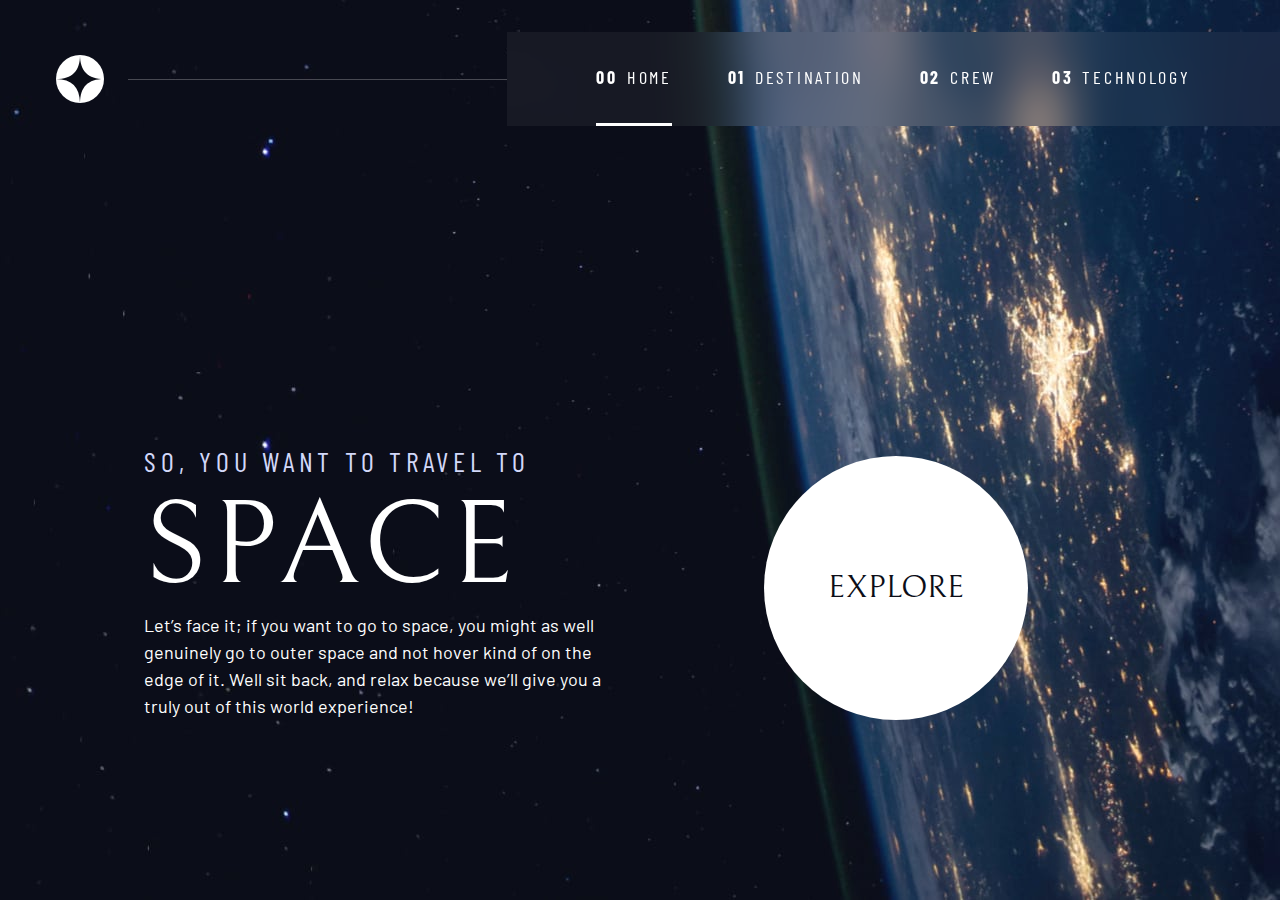
<file: index.html>
<!DOCTYPE html>
<html lang="en">
<head>
  <meta charset="UTF-8">
  <meta name="viewport" content="width=device-width, initial-scale=1.0">

  <link rel="icon" type="image/svg" href="space-rocket.svg">
  <!-- Google fonts -->
  <link rel="preconnect" href="https://fonts.googleapis.com">
  <link rel="preconnect" href="https://fonts.gstatic.com" crossorigin>
  <link href="https://fonts.googleapis.com/css2?family=Barlow+Condensed:wght@400;700&family=Bellefair&family=Barlow:wght@400;700&display=swap"
      rel="stylesheet">
      
  <!-- Our custom CSS -->
  <link rel="stylesheet" href="index.css">
  <title>Spacey</title>
  <script src="main.js" defer></script>
</head>
<body class="home">
  <a class="skip-to-content" href="#main">Skip to content</a>
  <header class="primary-header flex">
    <div>
      <img src="./assets/shared/logo.svg" alt="space tourism logo" class="logo">
    </div>
    <button class="mobile-nav-toggle" aria-controls="primary-navigation"><span class="sr-only" aria-expanded="false">Menu</span></button>
    <nav>
        <ul id="primary-navigation" data-visible="false" class="primary-navigation underline-indicators flex">
            <li class="active"><a class="ff-sans-cond uppercase text-white letter-spacing-2" href="index.html"><span aria-hidden="true">00</span>Home</a>
            <li><a class="ff-sans-cond uppercase text-white letter-spacing-2" href="destination.html"><span aria-hidden="true">01</span>Destination</a>
            <li><a class="ff-sans-cond uppercase text-white letter-spacing-2" href="crew.html"><span aria-hidden="true">02</span>Crew</a>
            <li><a class="ff-sans-cond uppercase text-white letter-spacing-2" href="technology.html"><span aria-hidden="true">03</span>Technology</a>
        </ul>
    </nav>
  </header>
  
  <main id="main" class="grid-container grid-container--home">
    <div>
      <h1 class="text-accent fs-500 ff-sans-cond uppercase letter-spacing-1">So, you want to travel to
      <span class="d-block fs-900 ff-serif text-white">Space</span></h1>
      
      <p>Let’s face it; if you want to go to space, you might as well genuinely go to 
      outer space and not hover kind of on the edge of it. Well sit back, and relax 
      because we’ll give you a truly out of this world experience! </p>
    </div>
    <div>
      <a href="destination.html" class="large-button uppercase ff-serif text-dark bg-white">Explore</a>
    </div>
  </main>


</body>
</html>
</file>
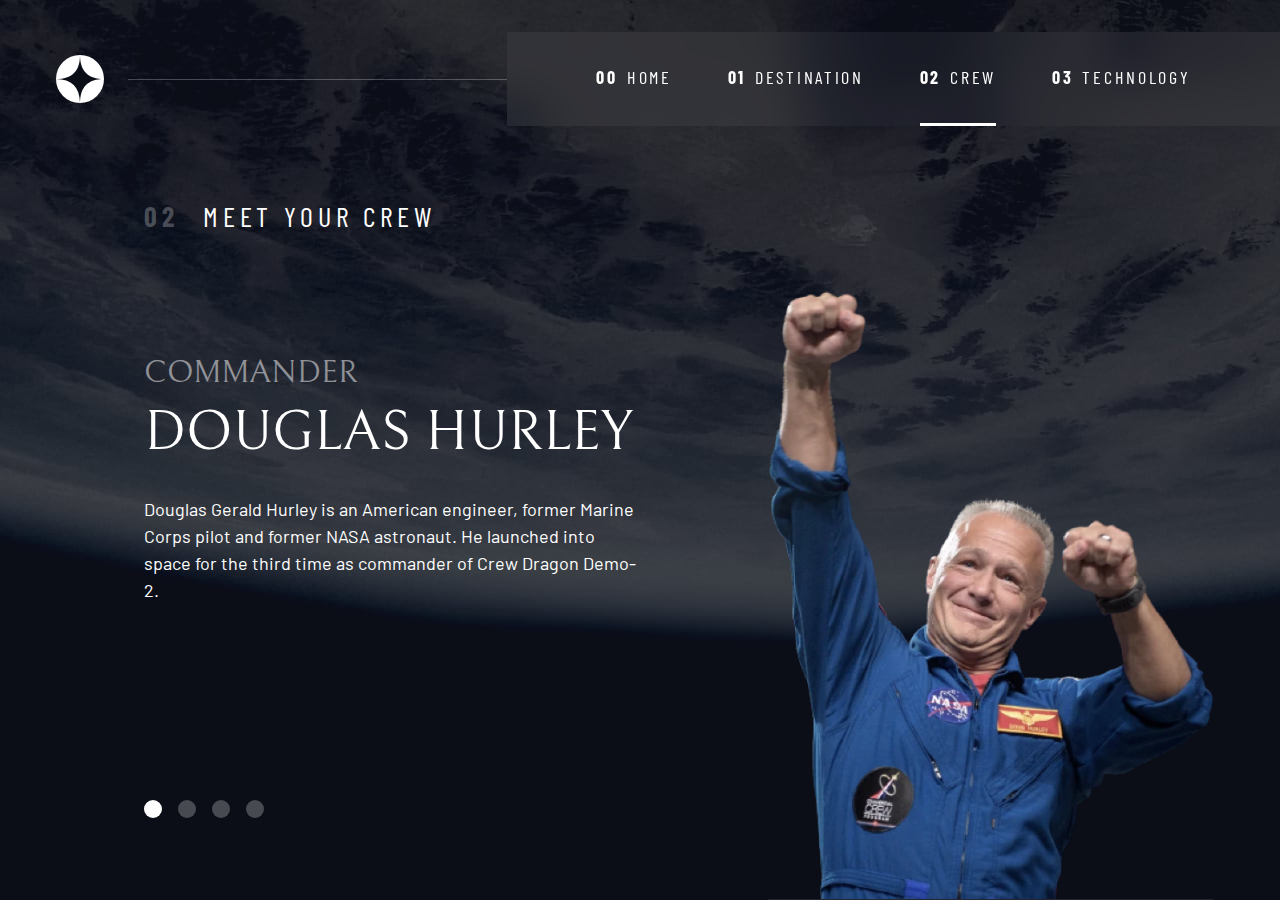
<file: crew.html>
<!DOCTYPE html>
<html lang="en">
<head>
  <meta charset="UTF-8">
  <meta name="viewport" content="width=device-width, initial-scale=1.0">

  <link rel="icon" type="image/svg" href="space-rocket.svg">
  <!-- Google fonts -->
  <link rel="preconnect" href="https://fonts.googleapis.com">
  <link rel="preconnect" href="https://fonts.gstatic.com" crossorigin>
  <link href="https://fonts.googleapis.com/css2?family=Barlow+Condensed:wght@400;700&family=Bellefair&family=Barlow:wght@400;700&display=swap"
      rel="stylesheet">
      
  <!-- Our custom CSS -->
  <link rel="stylesheet" href="index.css">
  <title>Spacey </title>
  <script src="main.js" defer></script>

</head>

<body class="crew">
  <a class="skip-to-content" href="#main">Skip to content</a>
  <header class="primary-header flex">
    <div>
      <img src="./assets/shared/logo.svg" alt="space tourism logo" class="logo">
    </div>
    <button class="mobile-nav-toggle" aria-controls="primary-navigation"><span class="sr-only" aria-expanded="false">Menu</span></button>
    <nav> 
        <ul id="primary-navigation" data-visible="false" class="primary-navigation underline-indicators flex">
            <li><a class="ff-sans-cond uppercase text-white letter-spacing-2" href="index.html"><span aria-hidden="true">00</span>Home</a>
            <li><a class="ff-sans-cond uppercase text-white letter-spacing-2" href="destination.html"><span aria-hidden="true">01</span>Destination</a>
            <li class="active"><a class="ff-sans-cond uppercase text-white letter-spacing-2" href="crew.html"><span aria-hidden="true">02</span>Crew</a>
            <li><a class="ff-sans-cond uppercase text-white letter-spacing-2" href="technology.html"><span aria-hidden="true">03</span>Technology</a>
        </ul>
    </nav>
  </header>
  
  <main id="main" class="grid-container grid-container--crew flow">
    <h1 class="numbered-title"><span aria-hidden="true">02</span> Meet your crew</h1>
    
    <div class="dot-indicators flex" role="tablist" aria-label="crew member list">
      <button aria-selected="true" aria-controls="commander-tab" role="tab" data-image="commander-image" tabindex="0"><span class="sr-only">The commander</span></button>
      <button aria-selected="false" aria-controls="mission-tab" role="tab" data-image="mission-image" tabindex="-1"><span class="sr-only">The mission specialist</span></button>
      <button aria-selected="false" aria-controls="pilot-tab" role="tab" data-image="pilot-image" tabindex="-1"><span class="sr-only">The pilot</span></button>
      <button aria-selected="false" aria-controls="crew-tab" role="tab" data-image="crew-image" tabindex="-1"><span class="sr-only">The crew engineer</span></button>
    </div>
    
    <!-- commander -->
    <article class="crew-details flow" id="commander-tab" role="tabpanel" tabindex="0">
      <header class="flow flow--space-small">
        <h2 class="fs-600 ff-serif uppercase">Commander</h2>
        <p class="fs-700 uppercase ff-serif">Douglas Hurley</p>
      </header>
      <p>Douglas Gerald Hurley is an American engineer, former Marine Corps pilot 
      and former NASA astronaut. He launched into space for the third time as 
      commander of Crew Dragon Demo-2.</p>
    </article> 
    
    <!-- mission specialist -->
    <article hidden class="crew-details flow" id="mission-tab" role="tabpanel" tabindex="0">
      <header class="flow flow--space-small">
        <h2 class="fs-600 ff-serif uppercase">Mission Specialist</h2>
        <p class="fs-700 uppercase ff-serif">Mark SHuttleworth</p>
      </header>
      <p>Mark Richard Shuttleworth is the founder and CEO of Canonical, the company behind
        the Linux-based Ubuntu operating system. Shuttleworth became the first South
        African to travel to space as a space tourist.</p>
    </article> 
    
    <!-- pilot -->
    <article hidden class="crew-details flow" id="pilot-tab" role="tabpanel" tabindex="0">
      <header class="flow flow--space-small">
        <h2 class="fs-600 ff-serif uppercase">Pilot</h2>
        <p class="fs-700 uppercase ff-serif">Victor Glover</p>
      </header>
      <p>Pilot on the first operational flight of the SpaceX Crew Dragon to the
        International Space Station. Glover is a commander in the U.S. Navy where
        he pilots an F/A-18.He was a crew member of Expedition 64, and served as a
        station systems flight engineer.</p>
    </article> 
    
    <!-- engineer -->
    <article hidden class="crew-details flow" id="crew-tab" role="tabpanel" tabindex="0">
      <header class="flow flow--space-small">
        <h2 class="fs-600 ff-serif uppercase">Flight Engineer</h2>
        <p class="fs-700 uppercase ff-serif">Anousheh Ansari</p>
      </header>
      <p>Anousheh Ansari is an Iranian American engineer and co-founder of Prodea Systems.
        Ansari was the fourth self-funded space tourist, the first self-funded woman to
        fly to the ISS, and the first Iranian in space.</p>
    </article> 
    
    
    <picture id="commander-image">
      <source srcset="assets/crew/image-douglas-hurley.webp" type="image/webp">
      <img src="assets/crew/image-douglas-hurley.png" alt="Douglas Hurley">
    </picture>
    <picture hidden id="mission-image">
      <source srcset="assets/crew/image-mark-shuttleworth.webp" type="image/webp">
      <img src="assets/crew/image-mark-shuttleworth.png" alt="Douglas Hurley">
    </picture>
    <picture hidden id="pilot-image">
      <source srcset="assets/crew/image-victor-glover.webp" type="image/webp">
      <img src="assets/crew/image-victor-glover.png" alt="Douglas Hurley">
    </picture>
    <picture hidden id="crew-image">
      <source srcset="assets/crew/image-anousheh-ansari.webp" type="image/webp">
      <img src="assets/crew/image-anousheh-ansari.png" alt="Douglas Hurley">
    </picture>
  </main>
</body>
</html>
</file>
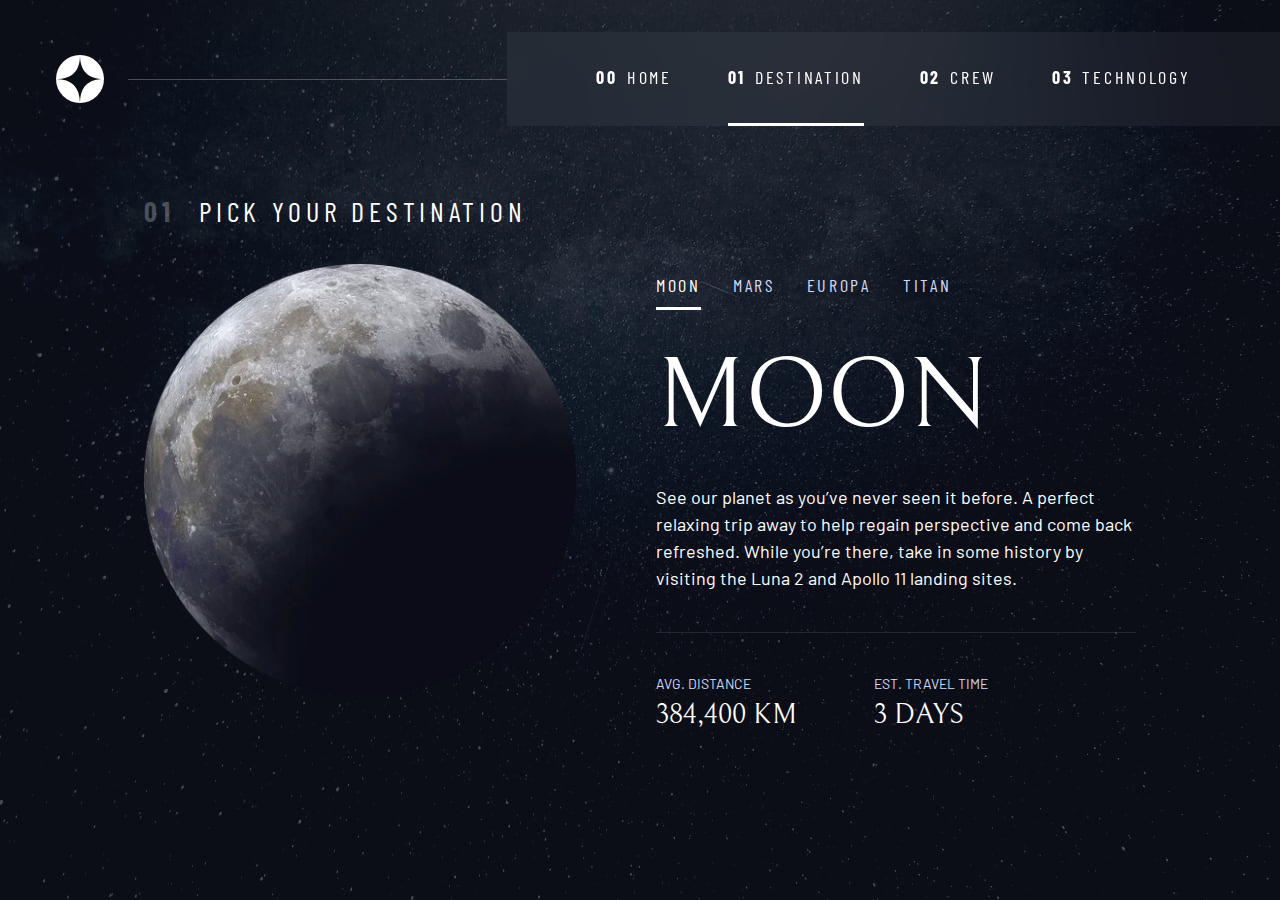
<file: destination.html>
<!DOCTYPE html>
<html lang="en">
<head>
  <meta charset="UTF-8">
  <meta name="viewport" content="width=device-width, initial-scale=1.0">

  <link rel="icon" type="image/svg" href="space-rocket.svg">
  <!-- Google fonts -->
  <link rel="preconnect" href="https://fonts.googleapis.com">
  <link rel="preconnect" href="https://fonts.gstatic.com" crossorigin>
  <link href="https://fonts.googleapis.com/css2?family=Barlow+Condensed:wght@400;700&family=Bellefair&family=Barlow:wght@400;700&display=swap"
      rel="stylesheet">
      
  <!-- Our custom CSS -->
  <link rel="stylesheet" href="index.css">
  <title>Spacey</title>
  <script src="main.js" defer></script>
</head>

<body class="destination">
  <a class="skip-to-content" href="#main">Skip to content</a>
  <header class="primary-header flex">
    <div>
      <img src="./assets/shared/logo.svg" alt="space tourism logo" class="logo">
    </div>
    <button class="mobile-nav-toggle" aria-controls="primary-navigation"><span class="sr-only" aria-expanded="false">Menu</span></button>
    <nav>
        <ul id="primary-navigation" data-visible="false" class="primary-navigation underline-indicators flex">
            <li><a class="ff-sans-cond uppercase text-white letter-spacing-2" href="index.html"><span aria-hidden="true">00</span>Home</a>
            <li class="active"><a class="ff-sans-cond uppercase text-white letter-spacing-2" href="destination.html"><span aria-hidden="true">01</span>Destination</a>
            <li><a class="ff-sans-cond uppercase text-white letter-spacing-2" href="crew.html"><span aria-hidden="true">02</span>Crew</a>
            <li><a class="ff-sans-cond uppercase text-white letter-spacing-2" href="technology.html"><span aria-hidden="true">03</span>Technology</a>
        </ul>
    </nav>
  </header>
  
  <main id="main" class="grid-container grid-container--destination flow">
    <h1 class="numbered-title"><span aria-hidden="true">01</span> Pick your destination</h1>
    
    <picture id="moon-image">
      <source srcset="assets/destination/image-moon.webp" type="image/webp">
      <img src="assets/destination/image-moon.png" alt="the moon">
    </picture>
    <picture hidden id="mars-image">
      <source srcset="assets/destination/image-mars.webp" type="image/webp">
      <img src="assets/destination/image-mars.png" alt="the planet mars">
    </picture>
    <picture hidden id="europa-image">
      <source srcset="assets/destination/image-europa.webp" type="image/webp">
      <img src="assets/destination/image-europa.png" alt="the planet europa">
    </picture>
    <picture hidden id="titan-image">
      <source srcset="assets/destination/image-titan.webp" type="image/webp">
      <img src="assets/destination/image-titan.png" alt="the moon titan">
    </picture>
    
    
    <div class="tab-list underline-indicators flex" role="tablist" aria-label="destination list">
        <button aria-selected="true" role="tab" aria-controls="moon-tab" class="uppercase ff-sans-cond text-accent letter-spacing-2" tabindex="0" data-image="moon-image">Moon</button>
        <button aria-selected="false" role="tab" aria-controls="mars-tab" class="uppercase ff-sans-cond text-accent letter-spacing-2" tabindex="-1" data-image="mars-image">Mars</button>
        <button aria-selected="false" role="tab" aria-controls="europa-tab" class="uppercase ff-sans-cond text-accent letter-spacing-2" tabindex="-1" data-image="europa-image">Europa</button>
        <button aria-selected="false" role="tab" aria-controls="titan-tab" class="uppercase ff-sans-cond text-accent letter-spacing-2" tabindex="-1" data-image="titan-image">Titan</button>
    </div>

    <!-- The moon -->
    <article class="destination-info flow" id="moon-tab" tabindex="0" role="tabpanel">
      <h2 class="fs-800 uppercase ff-serif">Moon</h2>

      <p>See our planet as you’ve never seen it before. A perfect relaxing trip away to help 
      regain perspective and come back refreshed. While you’re there, take in some history 
      by visiting the Luna 2 and Apollo 11 landing sites.</p>
      
      <div class="destination-meta flex">
        <div>
          <h3 class="text-accent fs-200 uppercase">Avg. distance</h3>
          <p class="ff-serif uppercase">384,400 km</p>
        </div>
        <div>
          <h3 class="text-accent fs-200 uppercase">Est. travel time</h3>
          <p class="ff-serif uppercase">3 days</p>
        </div>
      </div>
    </article>
    
    <!-- Mars -->
    <article hidden class="destination-info flow" id="mars-tab" tabindex="0"  role="tabpanel">
      <h2 class="fs-800 uppercase ff-serif">Mars</h2>

      <p>Don’t forget to pack your hiking boots. You’ll need them to tackle Olympus Mons, 
  the tallest planetary mountain in our solar system. It’s two and a half times 
  the size of Everest!</p>
      
      <div class="destination-meta flex">
        <div>
          <h3 class="text-accent fs-200 uppercase">Avg. distance</h3>
          <p class="ff-serif uppercase">225 mil. km</p>
        </div>
        <div>
          <h3 class="text-accent fs-200 uppercase">Est. travel time</h3>
          <p class="ff-serif uppercase">9 months</p>
        </div>
      </div>
    </article>
    
    <!-- Europa -->
    <article hidden class="destination-info flow" id="europa-tab" tabindex="0"  role="tabpanel">
      <h2 class="fs-800 uppercase ff-serif">Europa</h2>

      <p>The smallest of the four Galilean moons orbiting Jupiter, Europa is a 
  winter lover’s dream. With an icy surface, it’s perfect for a bit of 
  ice skating, curling, hockey, or simple relaxation in your snug 
  wintery cabin.</p>
      <div class="destination-meta flex">
        <div>
          <h3 class="text-accent fs-200 uppercase">Avg. distance</h3>
          <p class="ff-serif uppercase">628 mil. km</p>
        </div>
        <div>
          <h3 class="text-accent fs-200 uppercase">Est. travel time</h3>
          <p class="ff-serif uppercase">3 years</p>
        </div>
      </div>
    </article>
    
    <!-- Titan -->
    <article hidden class="destination-info flow" id="titan-tab" tabindex="0"  role="tabpanel">
      <h2 class="fs-800 uppercase ff-serif">Titan</h2>

      <p>The only moon known to have a dense atmosphere other than Earth, Titan 
  is a home away from home (just a few hundred degrees colder!). As a 
  bonus, you get striking views of the Rings of Saturn.</p>
      
      <div class="destination-meta flex">
        <div>
          <h3 class="text-accent fs-200 uppercase">Avg. distance</h3>
          <p class="ff-serif uppercase">1.6 bil. km</p>
        </div>
        <div>
          <h3 class="text-accent fs-200 uppercase">Est. travel time</h3>
          <p class="ff-serif uppercase">7 years</p>
        </div>
      </div>
    </article>
  </main>
  
<body>


  
</body>
</html>
</file>
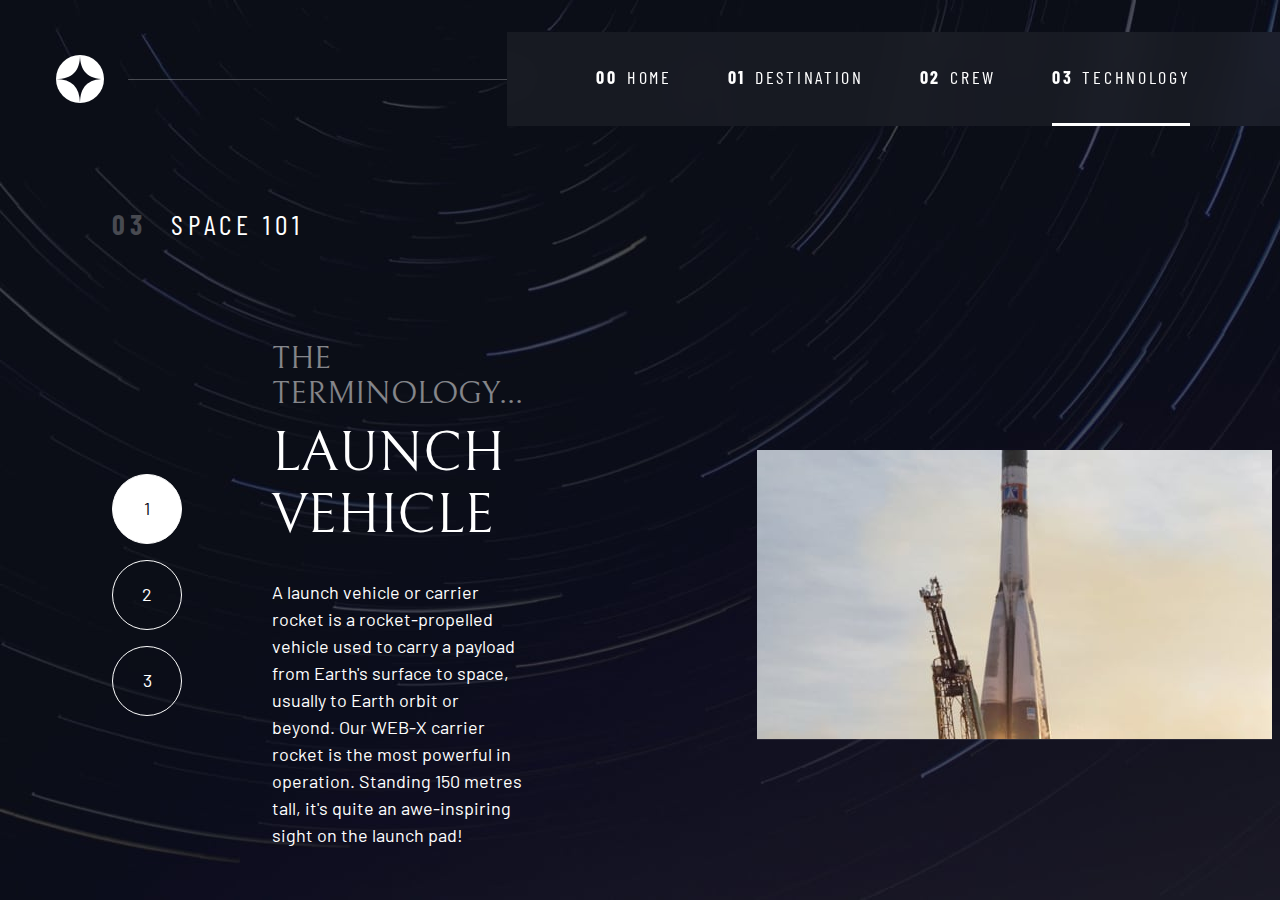
<file: technology.html>
<!DOCTYPE html>
<html lang="en">
<head>
  <meta charset="UTF-8">
  <meta name="viewport" content="width=device-width, initial-scale=1.0">

  <link rel="icon" type="image/svg" href="space-rocket.svg">
  <!-- Google fonts -->
  <link rel="preconnect" href="https://fonts.googleapis.com">
  <link rel="preconnect" href="https://fonts.gstatic.com" crossorigin>
  <link href="https://fonts.googleapis.com/css2?family=Barlow+Condensed:wght@400;700&family=Bellefair&family=Barlow:wght@400;700&display=swap"
      rel="stylesheet">
      
  <!-- Our custom CSS -->
  <link rel="stylesheet" href="index.css">
  <title>Spacey</title>
  <script src="main.js" defer></script>
</head>

<body class="technology">
  <a class="skip-to-content" href="#main">Skip to content</a>
  <header class="primary-header flex">
    <div>
      <img src="./assets/shared/logo.svg" alt="space tourism logo" class="logo">
    </div>
    <button class="mobile-nav-toggle" aria-controls="primary-navigation"><span class="sr-only" aria-expanded="false">Menu</span></button>
    <nav>
        <ul id="primary-navigation" data-visible="false" class="primary-navigation underline-indicators flex">
            <li><a class="ff-sans-cond uppercase text-white letter-spacing-2" href="index.html"><span aria-hidden="true">00</span>Home</a>
            <li><a class="ff-sans-cond uppercase text-white letter-spacing-2" href="destination.html"><span aria-hidden="true">01</span>Destination</a>
            <li><a class="ff-sans-cond uppercase text-white letter-spacing-2" href="crew.html"><span aria-hidden="true">02</span>Crew</a>
            <li class="active"><a class="ff-sans-cond uppercase text-white letter-spacing-2" href="technology.html"><span aria-hidden="true">03</span>Technology</a>
        </ul>
    </nav>
  </header>
  
  <main id="main" class="grid-container grid-container--technology flow">
    <h1 class="numbered-title"><span aria-hidden="true">03</span> SPACE 101</h1>
    
    <div class="number-indicators flex column" role="tablist" aria-label="crew member list">
      <button aria-selected="true" aria-controls="launchvehicle-tab" role="tab" data-image="launchvehicle-image" tabindex="0">1</button>
      <button aria-selected="false" aria-controls="spacecapsule-tab" role="tab" data-image="spacecapsule-image" tabindex="-1">2</button>
      <button aria-selected="false" aria-controls="spaceport-tab" role="tab" data-image="spaceport-image" tabindex="-1">3</button>
    </div>
    
    <!-- launch vehicle -->
    <article class="technology-details flow" id="launchvehicle-tab" role="tabpanel" tabindex="0">
      <header class="flow flow--space-small">
        <h2 class="fs-600 ff-serif uppercase">THE TERMINOLOGY...</h2>
        <p class="fs-700 uppercase ff-serif">LAUNCH VEHICLE</p>
      </header>
      <p>A launch vehicle or carrier rocket is a rocket-propelled vehicle
        used to carry a payload from Earth's surface to space, usually to
        Earth orbit or beyond. Our WEB-X carrier rocket is the most
        powerful in operation. Standing 150 metres tall, it's quite an
        awe-inspiring sight on the launch pad!</p>
    </article> 
    
    <!-- spacecapsule -->
    <article hidden class="technology-details flow" id="spacecapsule-tab" role="tabpanel" tabindex="0">
      <header class="flow flow--space-small">
        <h2 class="fs-600 ff-serif uppercase">THE TERMINOLOGY...</h2>
        <p class="fs-700 uppercase ff-serif">SPACE CAPSULE</p>
      </header>
      <p>A space capsule is an often-crewed spacecraft that uses a blunt-body reentry 
        capsule to reenter the Earth's atmosphere without wings. Our capsule is where 
        you'll spend your time during the flight. It includes a space gym, cinema, 
        and plenty of other activities to keep you entertained.</p>
    </article> 
    
    <!-- spaceport -->
    <article hidden class="technology-details flow" id="spaceport-tab" role="tabpanel" tabindex="0">
      <header class="flow flow--space-small">
        <h2 class="fs-600 ff-serif uppercase">THE TERMINOLOGY...</h2>
        <p class="fs-700 uppercase ff-serif">SPACE PORT</p>
      </header>
      <p>
        A spaceport or cosmodrome is a site for launching (or receiving) spacecraft, 
        by analogy to the seaport for ships or airport for aircraft. Based in the 
        famous Cape Canaveral, our spaceport is ideally situated to take advantage 
        of the Earth’s rotation for launch.</p>
    </article> 
    
    
    
    
    <picture id="launchvehicle-image">
      <source srcset="assets/technology/image-launch-vehicle-portrait.jpg">
      <img src="assets/technology/image-launch-vehicle-portrait.jpg" alt="launch vehicle">
    </picture>
    <picture hidden id="spacecapsule-image">
      <source srcset="assets/technology/image-space-capsule-portrait.jpg">
      <img src="assets/technology/image-space-capsule-portrait.jpg" alt="space capsule">
    </picture>
    <picture hidden id="spaceport-image">
      <source srcset="assets/technology/image-spaceport-portrait.jpg">
      <img src="assets/technology/image-spaceport-portrait.jpg" alt="space port">
    </picture>
    
  
<body>


  
</body>
</html>
</file>
<file: index.css>
/* ------------------- */
/* Custom properties   */
/* ------------------- */

:root {
    /* colors */
    --clr-dark: 230 35% 7%;
    --clr-light: 231 77% 90%;
    --clr-white: 0 0% 100%;
    
    /* font-sizes */
    --fs-900: clamp(5rem, 8vw + 1rem, 9.375rem);
    --fs-800: 3.5rem;
    --fs-700: 1.5rem;
    --fs-600: 1rem;
    --fs-500: 1rem;
    --fs-400: 0.9375rem;
    --fs-300: 1rem;
    --fs-200: 0.875rem;
    
    /* font-families */
    --ff-serif: "Bellefair", serif;
    --ff-sans-cond: "Barlow Condensed", sans-serif;
    --ff-sans-normal: "Barlow", sans-serif;
}

@media (min-width: 35em) {
    :root {
        --fs-800: 5rem;
        --fs-700: 2.5rem;
        --fs-600: 1.5rem;
        --fs-500: 1.25rem;
        --fs-400: 1rem;
    }
}

@media (min-width: 45em) {
    :root {
        /* font-sizes */
        --fs-800: 6.25rem;
        --fs-700: 3.5rem;
        --fs-600: 2rem;
        --fs-500: 1.75rem;
        --fs-400: 1.125rem;
    }
}


/* ------------------- */
/* Reset               */
/* ------------------- */

/* https://piccalil.li/blog/a-modern-css-reset/ */

/* Box sizing */
*,
*::before,
*::after {
    box-sizing: border-box;
}

/* Reset margins */
body,
h1,
h2,
h3,
h4,
h5,
p,
figure,
picture {
    margin: 0; 
}

h1,
h2,
h3,
h4,
h5,
h6,
p {
    font-weight: 400;
}

/* set up the body */
body {
    font-family: var(--ff-sans-normal);
    font-size: var(--fs-400);
    color: hsl( var(--clr-white) );
    background-color: hsl( var(--clr-dark) );
    line-height: 1.5;
    min-height: 100vh;
    
    display: grid;
    grid-template-rows: min-content 1fr;
    
    overflow-x: hidden;
}

/* make images easier to work with */
img,
picutre {
    max-width: 100%;
    display: block;
}

/* make form elements easier to work with */
input,
button,
textarea,
select {
    font: inherit;
}

/* remove animations for people who've turned them off */
@media (prefers-reduced-motion: reduce) {  
  *,
  *::before,
  *::after {
    animation-duration: 0.01ms !important;
    animation-iteration-count: 1 !important;
    transition-duration: 0.01ms !important;
    scroll-behavior: auto !important;
  }
}


/* ------------------- */
/* Utility classes     */
/* ------------------- */

/* general */

.flex {
    display: flex;
    gap: var(--gap, 1rem);
}

.flex-column {
    flex-direction: column;
}

.grid {
    display: grid;
    gap: var(--gap, 1rem);
}

.d-block {
    display: block;
}

.flow > *:where(:not(:first-child)) {
    margin-top: var(--flow-space, 1rem);
}

.flow--space-small {
    --flow-space: .75rem;
}

.container {
    padding-inline: 2em;
    margin-inline: auto;
    max-width: 80rem;
}

.sr-only {
  position: absolute; 
  width: 1px;
  height: 1px;
  padding: 0;
  margin: -1px; 
  overflow: hidden;
  clip: rect(0, 0, 0, 0);
  white-space: nowrap; /* added line */
  border: 0;
}

.skip-to-content {
    position: absolute;
    z-index: 9999;
    background: hsl( var(--clr-white) );
    color: hsl( var(--clr-dark) ); 
    padding: .5em 1em;
    margin-inline: auto;
    transform: translateY(-100%);
    transition: transform 250ms ease-in;
}

.skip-to-content:focus {
    transform: translateY(0);
}

/* colors */

.bg-dark { background-color: hsl( var(--clr-dark) );}
.bg-accent { background-color: hsl( var(--clr-light) );}
.bg-white { background-color: hsl( var(--clr-white) );}

.text-dark { color: hsl( var(--clr-dark) );}
.text-accent { color: hsl( var(--clr-light) );}
.text-white { color: hsl( var(--clr-white) );}

/* typography */

.ff-serif { font-family: var(--ff-serif); } 
.ff-sans-cond { font-family: var(--ff-sans-cond); } 
.ff-sans-normal { font-family: var(--ff-sans-normal); } 

.letter-spacing-1 { letter-spacing: 4.75px; } 
.letter-spacing-2 { letter-spacing: 2.7px; } 
.letter-spacing-3 { letter-spacing: 2.35px; } 

.uppercase { text-transform: uppercase; }

.fs-900 { font-size: var(--fs-900); }
.fs-800 { font-size: var(--fs-800); }
.fs-700 { font-size: var(--fs-700); }
.fs-600 { font-size: var(--fs-600); }
.fs-500 { font-size: var(--fs-500); }
.fs-400 { font-size: var(--fs-400); }
.fs-300 { font-size: var(--fs-300); }
.fs-200 { font-size: var(--fs-200); }

.fs-900,
.fs-800,
.fs-700,
.fs-600 {
    line-height: 1.1;
}

.numbered-title {
    font-family: var(--ff-sans-cond);
    font-size: var(--fs-500);
    text-transform: uppercase;
    letter-spacing: 4.72px; 
}

.numbered-title span {
    margin-right: .5em;
    font-weight: 700;
    color: hsl( var(--clr-white) / .25);
}


/* ------------------- */
/* Compontents         */
/* ------------------- */

.large-button {
    font-size: 2rem;
    position: relative;
    z-index: 1;
    display: inline-grid;
    place-items: center;
    padding: 0 2em;
    border-radius: 50%;
    aspect-ratio: 1;
    text-decoration: none;
}

.large-button::after {
    content: '';
    position: absolute;
    z-index: -1;
    width: 100%;
    height: 100%;
    background: hsl( var(--clr-white) / .1);
    border-radius: 50%;
    opacity: 0;
    transition: opacity 500ms linear, transform 750ms ease-in-out;
}
 
.large-button:hover::after,
.large-button:focus::after {
    opacity: 1;
    transform: scale(1.5);
}

/* primary-header */

.logo {
    margin: 1.5rem clamp(1.5rem, 5vw, 3.5rem);
}

.primary-header {
    justify-content: space-between;
    align-items: center;
}

.primary-navigation {
    --gap: clamp(1.5rem, 5vw, 3.5rem);
    --underline-gap: 2rem;
    list-style: none;
    padding: 0;
    margin: 0;
    background: hsl( var(--clr-white) / 0.05);
    backdrop-filter: blur(1.5rem);
}

.primary-navigation a {
    text-decoration: none;
}

.primary-navigation a > span {
    font-weight: 700;
    margin-right: .5em;
}

.mobile-nav-toggle {
    display: none;
}

@media (max-width: 35rem) {
    .primary-navigation {
        --underline-gap: .5rem;
        position: fixed;
        z-index: 1000;
        inset: 0 0 0 30%;
        list-style: none;
        padding: min(20rem, 15vh) 2rem;
        margin: 0;
        flex-direction: column;
        transform: translateX(100%);
        transition: transform 500ms ease-in-out;
    }
    
    .primary-navigation[data-visible="true"] {
        transform: translateX(0);
    }
    
    .primary-navigation.underline-indicators > .active {
       border: 0;
    }
    
    .mobile-nav-toggle {
        display: block;
        position: absolute;
        z-index: 2000;
        right: 1rem;
        top: 2rem;
        background: transparent;
        background-image: url(./assets/shared/icon-hamburger.svg);
        background-repeat: no-repeat;
        background-position: center;
        width: 1.5rem;
        aspect-ratio: 1;
        border: 0;
    }
    
    .mobile-nav-toggle[aria-expanded="true"] {
        background-image: url(./assets/shared/icon-close.svg);
    }
    
    .mobile-nav-toggle:focus-visible {
        outline: 5px solid white;
        outline-offset: 5px;
    }
    
}

@media (min-width: 35em) {
    .primary-navigation {
        padding-inline: clamp(3rem, 7vw, 7rem);
    }
}

@media (min-width: 35em) and (max-width: 44.999em) {
    .primary-navigation a > span {
        display: none;
    }
}

@media (min-width: 45em) {
    
     .primary-header::after {
         content: '';
         display: block;
         position: relative;
         height: 1px;
         width: 100%;
         margin-right: -2.5rem;
         background: hsl( var(--clr-white) / .25);
         order: 1;
     }
     
    nav {
        order: 2;
    }
    
    .primary-navigation {
        margin-block: 2rem;
    }
    
   
}


.underline-indicators > * {
    cursor: pointer;
    padding: var(--underline-gap, .5rem) 0;
    border: 0;
    border-bottom: .2rem solid hsl( var(--clr-white) / 0 );
    background-color: transparent;
}

.underline-indicators > *:hover,
.underline-indicators > *:focus {
    border-color: hsl( var(--clr-white) / .5);
}

.underline-indicators > .active,
.underline-indicators > [aria-selected="true"] {
    color: hsl( var(--clr-white) / 1);
    border-color: hsl( var(--clr-white) / 1); 
}

.tab-list {
    --gap: 2rem;
}

.dot-indicators > * {
    cursor: pointer;
    border: 0;
    border-radius: 50%;
    padding: .5em;
    background-color: hsl( var(--clr-white) / .25);
}
 
.dot-indicators > *:hover,
.dot-indicators > *:focus { 
    background-color: hsl( var(--clr-white) / .5);
}

.dot-indicators > [aria-selected="true"] {
    background-color: hsl( var(--clr-white) / 1); 
}

.number-indicators > * {
    cursor: pointer;
    border: 1px solid;
    height: 70px;
    width: 70px;
    border-radius: 50%;
    border-color: hsl( var(--clr-white) );
    padding: 1rem;
    text-align: center;
    background-color: hsl( var(--clr-dark) / .25);
    color: hsl( var(--clr-white));
}

.number-indicators > *:hover,
.number-indicators > *:focus {
    background-color: hsl( var(--clr-white) / .1);
}

.number-indicators > [aria-selected="true"] {
    background-color: hsl( var(--clr-white) / 1); 
    color: hsl( var(--clr-dark));
}


/* ----------------------------- */
/* Page specific background      */
/* ----------------------------- */
body {
    background-size: cover;
    background-position: bottom center;
}
/* home */
.home {
    background-image: url(./assets/home/background-home-mobile.jpg);
}

@media (min-width: 35rem) {
    .home {
        background-position: center center;
        background-image: url(./assets/home/background-home-tablet.jpg);
    }
}

@media (min-width: 45rem) {
    .home {
        background-image: url(./assets/home/background-home-desktop.jpg);
    }
} 

/* destination */
.destination {
    background-image: url(./assets/destination/background-destination-mobile.jpg);
}

@media (min-width: 35rem) {
    .destination {
        background-position: center center;
        background-image: url(./assets/destination/background-destination-tablet.jpg);
    }
}

@media (min-width: 45rem) {
    .destination {
        background-image: url(./assets/destination/background-destination-desktop.jpg);
    }
} 

/* crew */
.crew {
    background-image: url(./assets/home/background-crew-mobile.jpg);
}

@media (min-width: 35rem) {
    .crew {
        background-position: center center;
        background-image: url(./assets/crew/background-crew-tablet.jpg);
    }
}

@media (min-width: 45rem) {
    .crew {
        background-image: url(./assets/crew/background-crew-desktop.jpg);
    }
} 

/* technology */
.technology {
    background-image: url(./assets/technology/background-technology-mobile.jpg);
}

@media (min-width: 35rem) {
    .technology {
        background-position: center center;
        background-image: url(./assets/technology/background-technology-tablet.jpg);
    }
}

@media (min-width: 45rem) {
    .technology {
        background-image: url(./assets/technology/background-technology-desktop.jpg);
    }
}

/* ----------------------------- */
/* Layout                        */
/* ----------------------------- */


.grid-container {
    text-align: center;
    display: grid;
    place-items: center;
    padding-inline: 1rem;
    padding-bottom: 4rem;
}

.grid-container p:not([class]) {
    max-width: 50ch;
}

.numbered-title {
    grid-area: title;
}

/* destination layout */

.grid-container--destination {
    --flow-space: 2rem;
    grid-template-areas: 
        'title'
        'image'
        'tabs'
        'content';
}

.grid-container--destination > picture {
    grid-area: image;
    max-width: 60%;
    align-self: start;
}

.grid-container--destination > .tab-list {
    grid-area: tabs;
}

.grid-container--destination > .destination-info {
    grid-area: content;
}

.destination-meta {
    flex-direction: column;
    border-top: 1px solid hsl( var(--clr-white) / .1);
    padding-top: 2.5rem;
    margin-top: 2.5rem;
}

.destination-meta p {
    font-size: 1.75rem;
}

/* crew layout */

.grid-container--crew {
    --flow-space: 2rem;
    grid-template-areas: 
        'title'
        'image'
        'tabs'
        'content';
}

.grid-container--crew > picture {
    grid-area: image;
    max-width: 60%;
    border-bottom: 1px solid hsl( var(--clr-white) / .1);
}

.grid-container--crew > .dot-indicators {
    grid-area: tabs;
}

.grid-container--crew > .crew-details {
    grid-area: content;
}

.crew-details h2 {
    color: hsl( var(--clr-white) / .5);
}

/* technology layout */


.grid-container--technology {
    --flow-space: 2rem;
    grid-template-areas: 
        'title'
        'image'
        'tabs'
        'content';
        padding-inline: 0;
}

.grid-container--technology > picture {
    grid-area: image;
    border-bottom: 1px solid hsl( var(--clr-white) / .1);
}
.grid-container--technology > picture > img {
    aspect-ratio: 16 / 9;
    object-fit: cover;
}

.grid-container--technology > .number-indicators {
    grid-area: tabs;
}

.grid-container--technology > .technology-details {
    grid-area: content;
}

.technology-details h2 {
    color: hsl( var(--clr-white) / .5);
}


@media (min-width: 35em) {
    .numbered-title {
        justify-self: start;
        margin-top: 2rem;
    }
    
    .destination-meta {
        flex-direction: row;
        justify-content: space-evenly;
    }
    
    .grid-container--crew {
        padding-bottom: 0;
        grid-template-areas: 
            'title'
            'content'
            'tabs'
            'image';
    }
    
    .grid-container--technology {
        padding-bottom: 0;
        grid-template-areas: 
            'title'
            'image'
            'tabs'
            'content';
        padding-inline: 0;
    }

    
}

@media (min-width: 45em) {
    .grid-container {
        text-align: left;
        column-gap: var(--container-gap, 2rem);
        grid-template-columns: minmax(1rem, 1fr) repeat(2, minmax(0, 30rem)) minmax(1rem, 1fr);
    }
    
    .grid-container--home {
        padding-bottom: max(6rem, 20vh);
        align-items: end;
    }
    
    .grid-container--home > *:first-child {
        grid-column: 2;
    }

    .grid-container--home > *:last-child {
        grid-column: 3;
    }
    
    .grid-container--destination {
        justify-items: start;
        align-content: start;
        grid-template-areas: 
            '. title title .'
            '. image tabs .'
            '. image content .';
    }
    
    .grid-container--destination > picture {
        max-width: 90%;
    }
     
    .destination-meta {
        --gap: min(6vw, 6rem);
        justify-content: start;
    }
    
    .grid-container--crew {
        grid-template-columns: minmax(1rem, 1fr) minmax(0, 37rem) minmax(0, 23rem) minmax(1rem, 1fr);
        justify-items: start;
        grid-template-areas: 
            '. title title .'
            '. content image .'
            '. tabs image .';
    }
    
    .grid-container--crew > picture {
        grid-column: span 2;
        align-self: end; 
        max-width: 90%;
    }

    .grid-container--technology {
        grid-template-columns: minmax(1rem, 1fr) minmax(0, 8rem) minmax(0, 3fr) minmax(0, 47rem);
        justify-items: start;
        grid-template-areas: 
            '. title title .'
            '. . . image'
            '. tabs content image'
            '. tabs content image'
            '. . . image';
        padding-inline: 8px;

    }

    .grid-container--technology > picture {
        justify-self: end;
    }

    .grid-container--technology > picture > img {
        min-width: 100%;
    }

    .column {
        flex-direction: column;
    }

}
</file>
